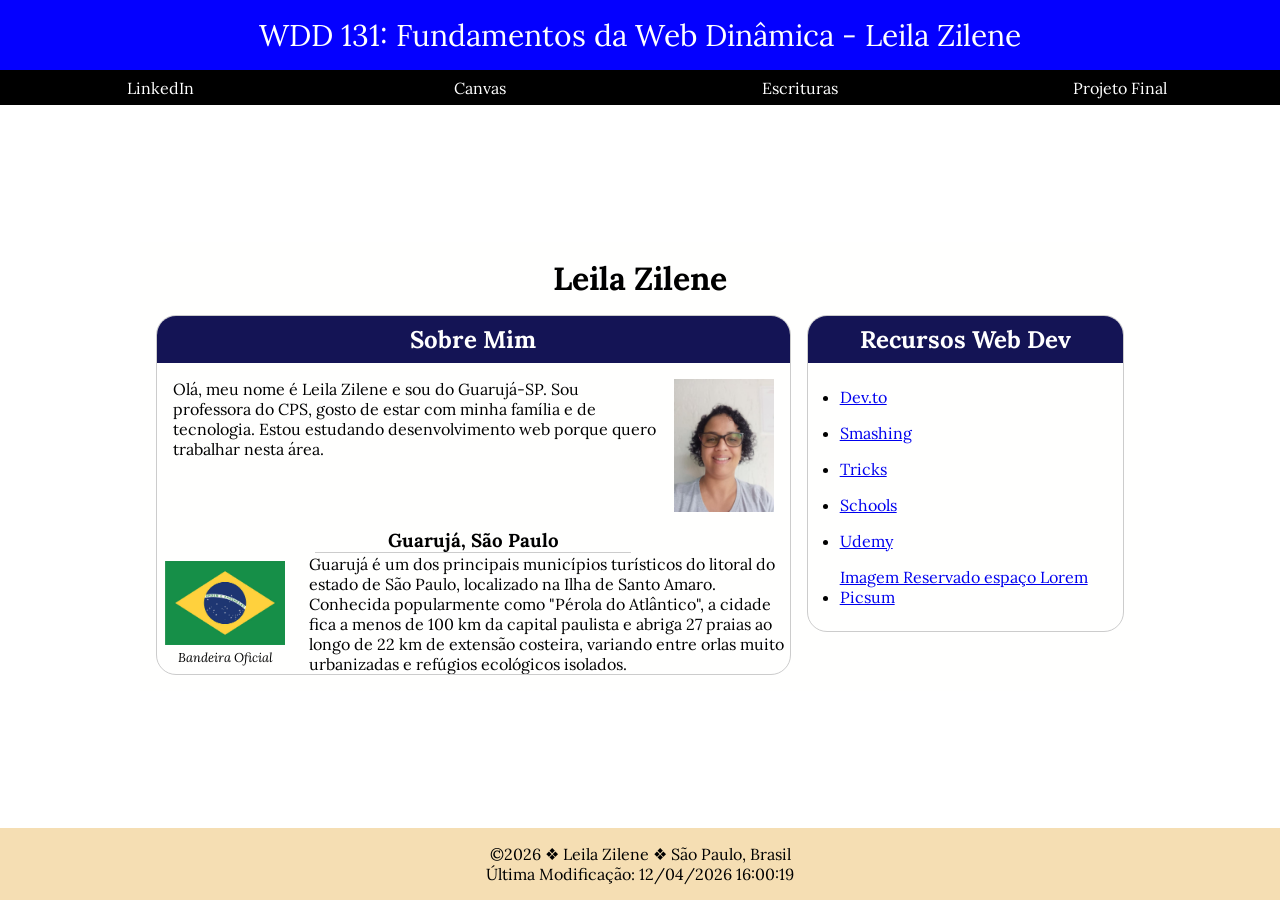
<file: index.html>
<!DOCTYPE html>
<html lang="pt-BR">
    <head>
        <meta charset="UTF-8">
        <meta name="viewport" content="width=device-width, initial-scale=1.0">
        <meta name="description" content="Página inicial de Leila Zilene para o curso WDD 131, contendo uma breve apresentação sobre mim e o que irei estudar nesta disciplina.">
            <meta name="author" content="Leila Zilene">
            <link rel="stylesheet" href="estilos/base.css">
            <script src="scripts/obterdatas.js" defer></script>
            <link rel="preconnect" href="https://fonts.googleapis.com">
            <link rel="preconnect" href="https://fonts.gstatic.com" crossorigin>
            <link href="https://fonts.googleapis.com/css2?family=Lora:ital,wght@0,400..700;1,400..700&display=swap" rel="stylesheet">
            <title>WDD 131 – Fundamentos da Web Dinâmica - Leila Zilene</title>
    </head>
    <body>
        <header>
            <span id="titulo-curso"> WDD 131: Fundamentos da Web Dinâmica - Leila Zilene</span>
            <nav id="menu">
                <a href="https://www.linkedin.com/in/leilazilene/">LinkedIn</a>
                <a href="https://byupw.instructure.com/">Canvas</a>
                <a href="https://www.churchofjesuschrist.org/study/scriptures/bofm/1-ne/3?lang=por&id=p7#p7">Escrituras</a>
                <a href="projeto-final.html">Projeto Final</a>
            </nav>
        </header>  
        <main>
            <h1>Leila Zilene</h1>
            <section class="card">
                <h2>Sobre Mim</h2>
                <div class="apresentacao">
                    <p>Olá, meu nome é Leila Zilene e sou do Guarujá-SP. Sou professora do CPS, gosto de estar com minha família e de tecnologia. Estou estudando desenvolvimento web porque quero trabalhar nesta área.</p>
                    <img src="imagens/perfil.jpeg" alt="Foto de perfil de Leila Zilene">    
                </div>
                <h3>Guarujá, São Paulo</h3> 
                <div class="local">
                    <figure>
                        <img src="imagens/bandeira.jpg" alt="Bandeira do Brasil">
                        <figcaption>
                            Bandeira Oficial
                        </figcaption>
                    </figure>
                    <p>Guarujá é um dos principais municípios turísticos do litoral do estado de São Paulo, localizado na Ilha de Santo Amaro. Conhecida popularmente como "Pérola do Atlântico", a cidade fica a menos de 100 km da capital paulista e abriga 27 praias ao longo de 22 km de extensão costeira, variando entre orlas muito urbanizadas e refúgios ecológicos isolados. </p>              
                </div>
            </section>  
            <section class="card">
                <h2>Recursos Web Dev</h2>
                <ul>
                    <li><a href="https://dev.to/" >Dev.to</a></li>
                    <li><a href="https://www.smashingmagazine.com/">Smashing</a></li>
                    <li><a href="https://css-tricks.com/"> Tricks </a></li>
                    <li><a href="https://www.w3schools.com/"> Schools</a></li>
                    <li><a href="https://www.udemy.com/">Udemy</a></li>
                    <li><a href="https://picsum.photos/">Imagem Reservado espaço Lorem Picsum</a></li>
                </ul>
            </section>
        </main>
        <footer>
            <p>
                ©<span id="anoatual"></span>  ❖ Leila Zilene ❖ São Paulo, Brasil 
            </p>
            <p id="ultimaModificacao">
            </p>      
        </footer>
    </body>

</html>
</file>
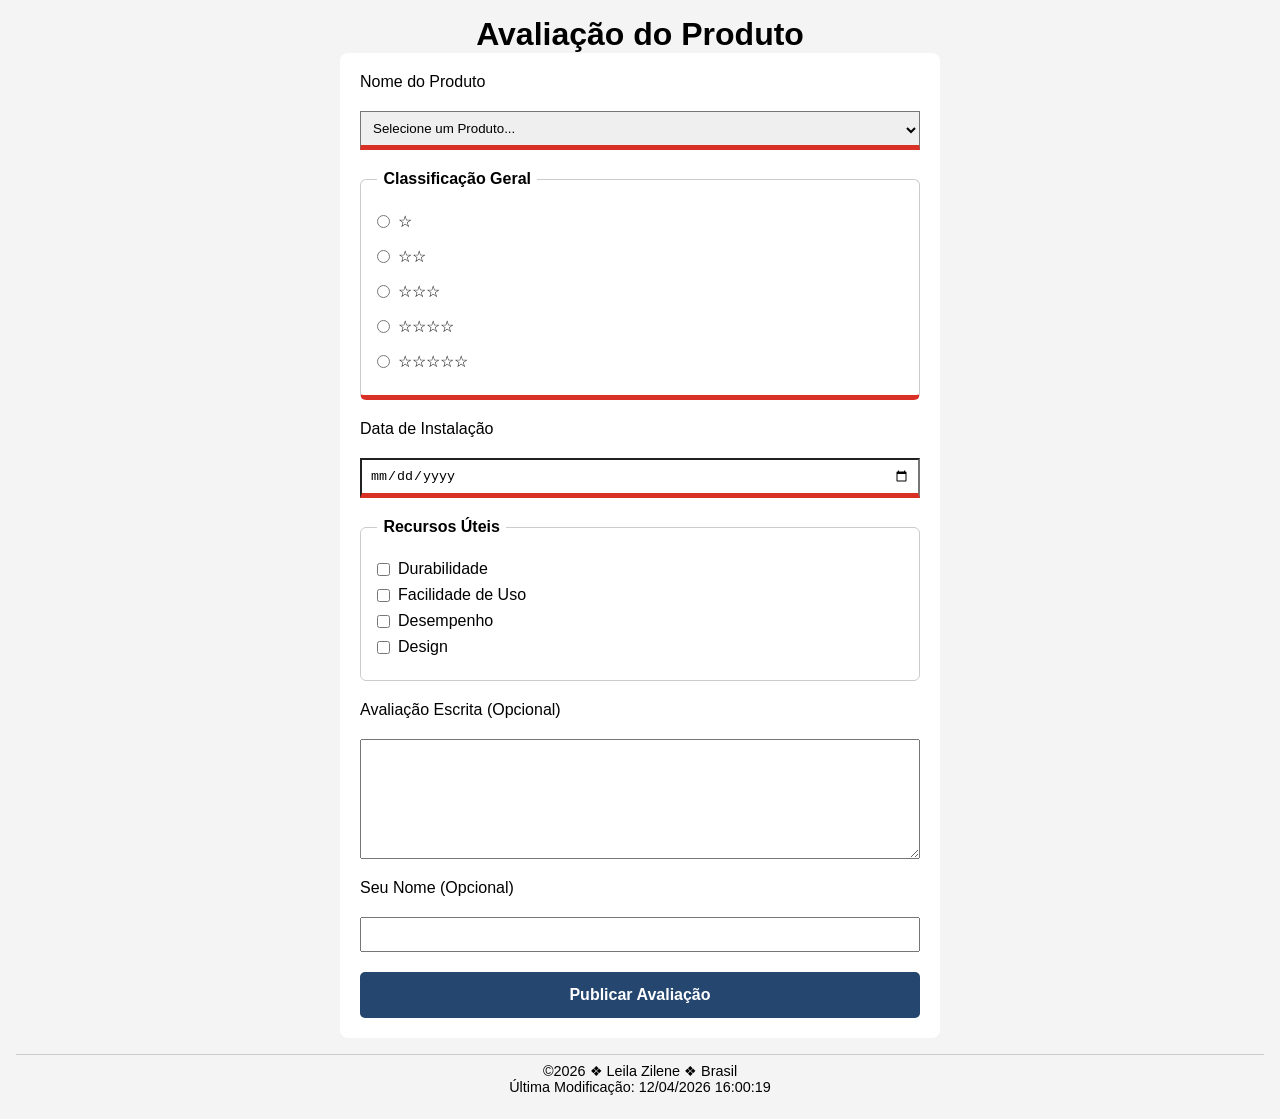
<file: formulario.html>
<!DOCTYPE html>
<html lang="pt-BR">
<head>
    <meta charset="UTF-8">
    <meta name="viewport" content="width=device-width, initial-scale=1.0">
    <meta name="description" content="Formulário de avaliação de produtos para a atividade WDD 131.">
    <meta name="author" content="Leila Zilene">
    <title>Avaliação de Produto</title>
    <link rel="stylesheet" href="estilos/formulario.css">
    <script src="scripts/formulario.js" defer></script>
    <script src="scripts/obterdatas.js" defer></script>
</head>
<body>
    <header>
        <h1>Avaliação do Produto</h1>
    </header>
    <main>
        <form method="get" action="avaliacao.html">
            <label for="produto">Nome do Produto</label>
            <select id="produto" name="produto" required>
                <option value="" disabled selected>Selecione um Produto...</option>
            </select>
            <fieldset class="grupo-classificacao">
                <legend>Classificação Geral</legend>
                <div class="classificacao">
                    <div class="opcao">
                        <input type="radio" id="estrela1" name="classificacao" value="1" required>
                        <label for="estrela1">☆</label>
                    </div>
                    <div class="opcao">
                        <input type="radio" id="estrela2" name="classificacao" value="2" required>
                        <label for="estrela2">☆☆</label>
                    </div>
                    <div class="opcao">
                        <input type="radio" id="estrela3" name="classificacao" value="3" required>
                        <label for="estrela3">☆☆☆</label>
                    </div>
                    <div class="opcao">
                        <input type="radio" id="estrela4" name="classificacao" value="4" required>
                        <label for="estrela4">☆☆☆☆</label>
                    </div>
                    <div class="opcao">
                        <input type="radio" id="estrela5" name="classificacao" value="5" required>
                        <label for="estrela5">☆☆☆☆☆</label>
                    </div>
                </div>
            </fieldset>
            <label for="data-instalacao">Data de Instalação</label>
            <input type="date" id="data-instalacao" name="data-instalacao" required>
            <fieldset>
                <legend>Recursos Úteis</legend>
                <div class="opcao">
                    <input type="checkbox" id="durabilidade" name="recursos" value="durabilidade">
                    <label for="durabilidade">Durabilidade</label>
                </div>
                <div class="opcao">
                    <input type="checkbox" id="facilidade" name="recursos" value="facilidade">
                    <label for="facilidade">Facilidade de Uso</label>
                </div>
                <div class="opcao">
                    <input type="checkbox" id="desempenho" name="recursos" value="desempenho">
                    <label for="desempenho">Desempenho</label>
                </div>
                <div class="opcao">
                    <input type="checkbox" id="design" name="recursos" value="design">
                    <label for="design">Design</label>
                </div>
            </fieldset>
            <label for="avaliacao-escrita">Avaliação Escrita (Opcional)</label>
            <textarea id="avaliacao-escrita" name="avaliacao-escrita"></textarea>
            <label for="nome-usuario">Seu Nome (Opcional)</label>
            <input type="text" id="nome-usuario" name="nome-usuario">
            <input type="submit" value="Publicar Avaliação">
        </form>    
    </main>
    <footer>
        <p>©<span id="anoatual"></span> ❖ Leila Zilene ❖ Brasil</p>
        <p id="ultimaModificacao"></p>
    </footer>
</body>
</html>
</file>
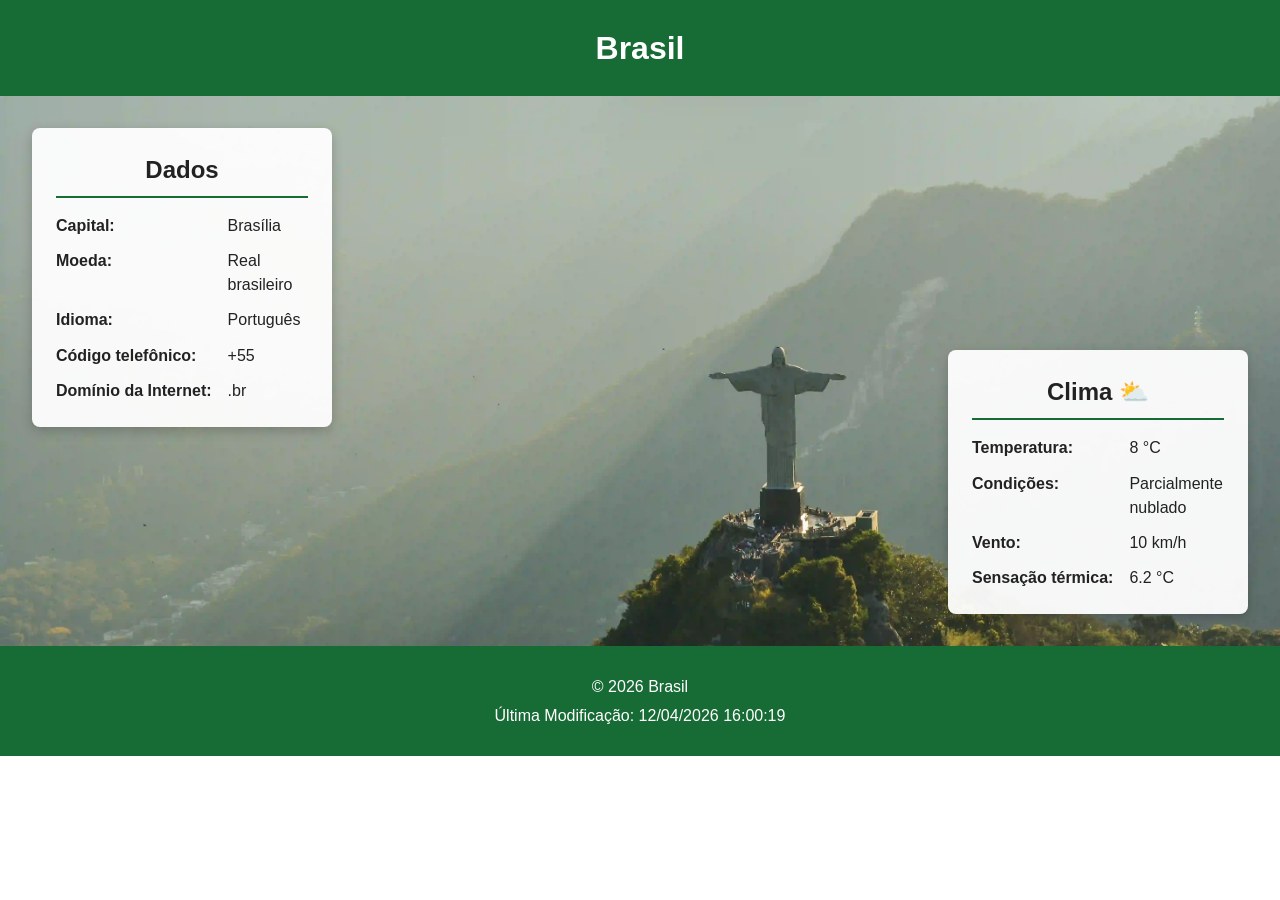
<file: local.html>
<!DOCTYPE html>
<html lang="pt-BR">
<head>
    <meta charset="UTF-8">
    <meta name="viewport" content="width=device-width, initial-scale=1.0">
    <meta name="description" content="Página sobre o Brasil com informações gerais do país e dados climáticos.">
    <meta name="author" content="Leila Zilene">
    <link rel="stylesheet" href="estilos/local.css">
    <script src="scripts/local.js" defer></script>
    <title>Página do País - Brasil</title>
</head>
<body>
    <header>
        <h1>Brasil</h1>
    </header>
    <main>
        <picture>
            <source srcset="imagens/brasil-pequeno.webp" media="(max-width: 500px)">
            <img src="imagens/brasil-grande.webp" alt="Paisagem do Brasil">
        </picture>
        <section class="dados">
            <h2>Dados</h2>
            <dl>
                <dt>Capital:</dt>
                <dd>Brasília</dd>

                <dt>Moeda:</dt>
                <dd>Real brasileiro</dd>

                <dt>Idioma:</dt>
                <dd>Português</dd>

                <dt>Código telefônico:</dt>
                <dd>+55</dd>

                <dt>Domínio da Internet:</dt>
                <dd>.br</dd>
            </dl>
        </section>
        <section class="clima">
            <h2>Clima</h2>

            <img class="icone-clima" src="imagens/clima.svg" alt="Parcialmente nublado">
            
            <dl>
                <dt>Temperatura:</dt>
                <dd>8 °C</dd>

                <dt>Condições:</dt>
                <dd>Parcialmente nublado</dd>

                <dt>Vento:</dt>
                <dd>10 km/h</dd>

                <dt>Sensação térmica:</dt>
                <dd id="sensacao"></dd>

            </dl>
        </section>
    </main>
    <footer>
        <p>© <span id="anoatual"></span> Brasil</p>
        <p id="ultimaModificacao"></p>
    </footer>
</body>
</html>
</file>
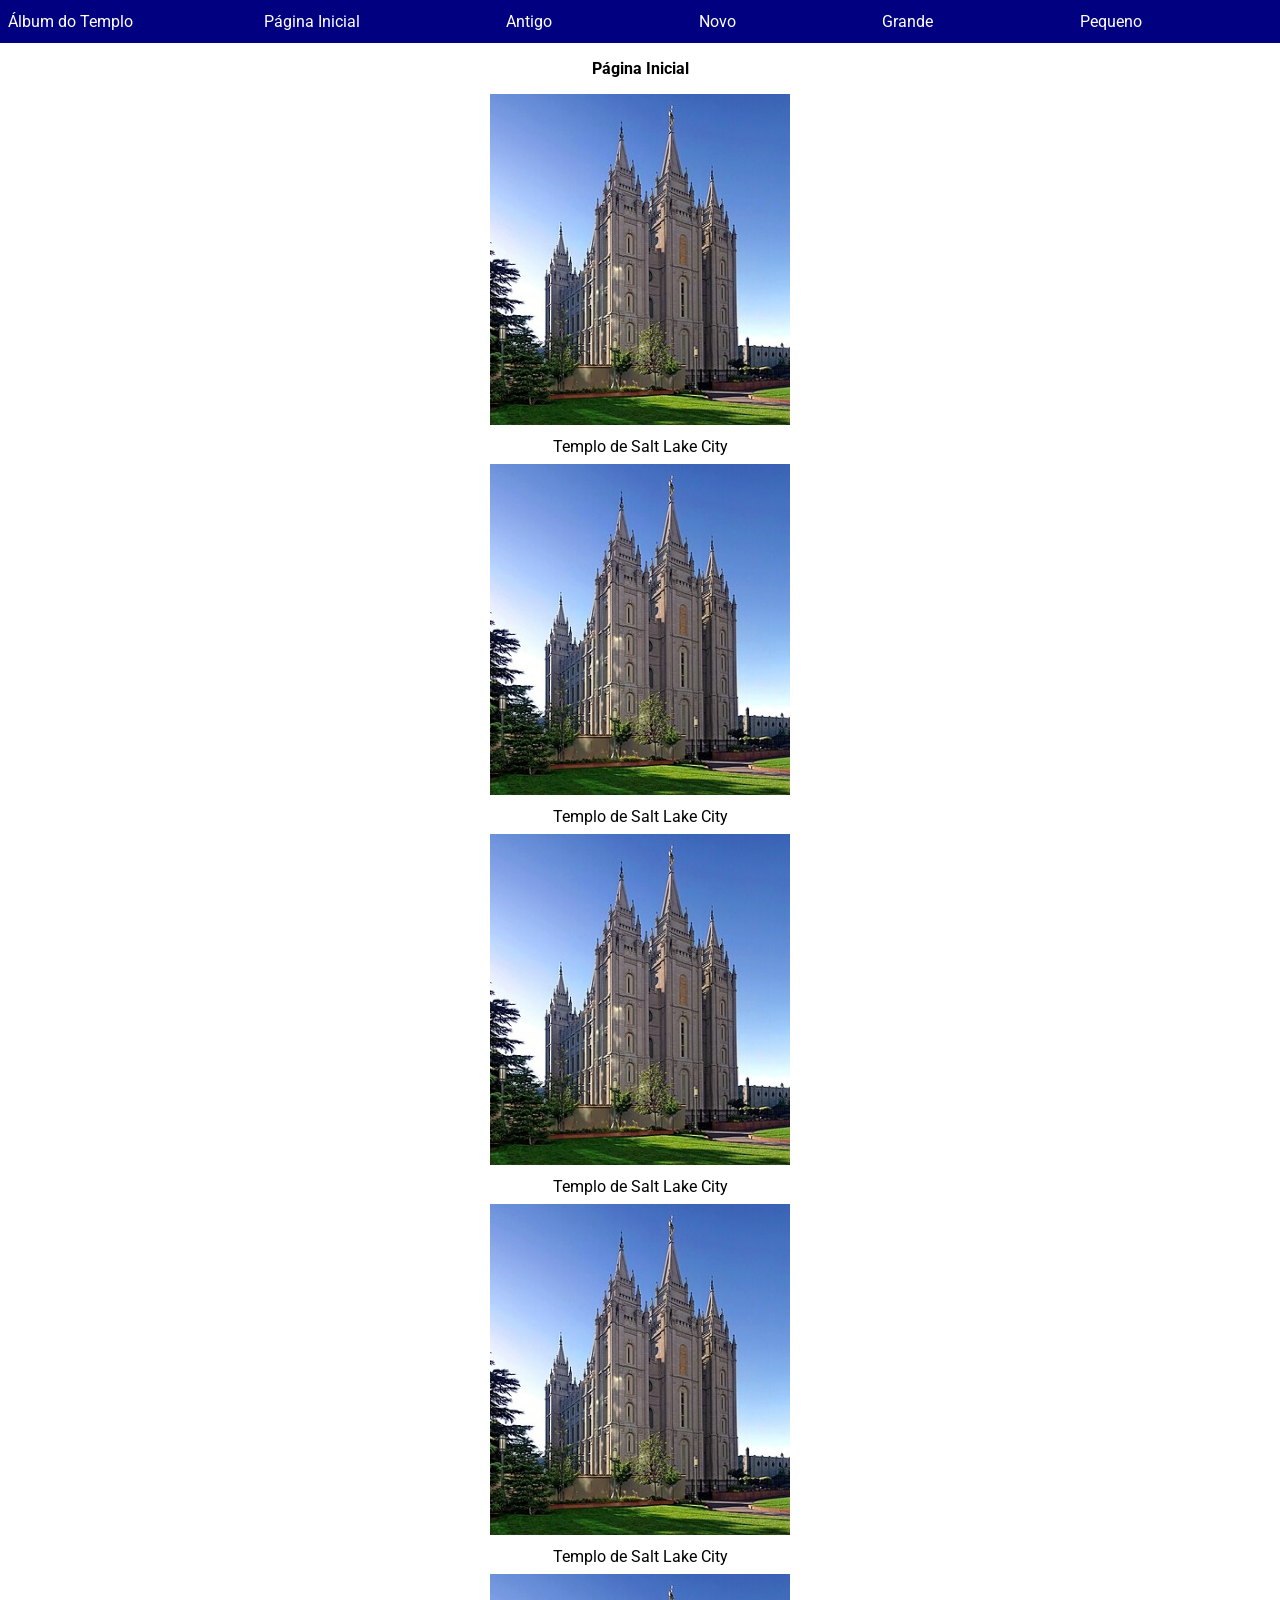
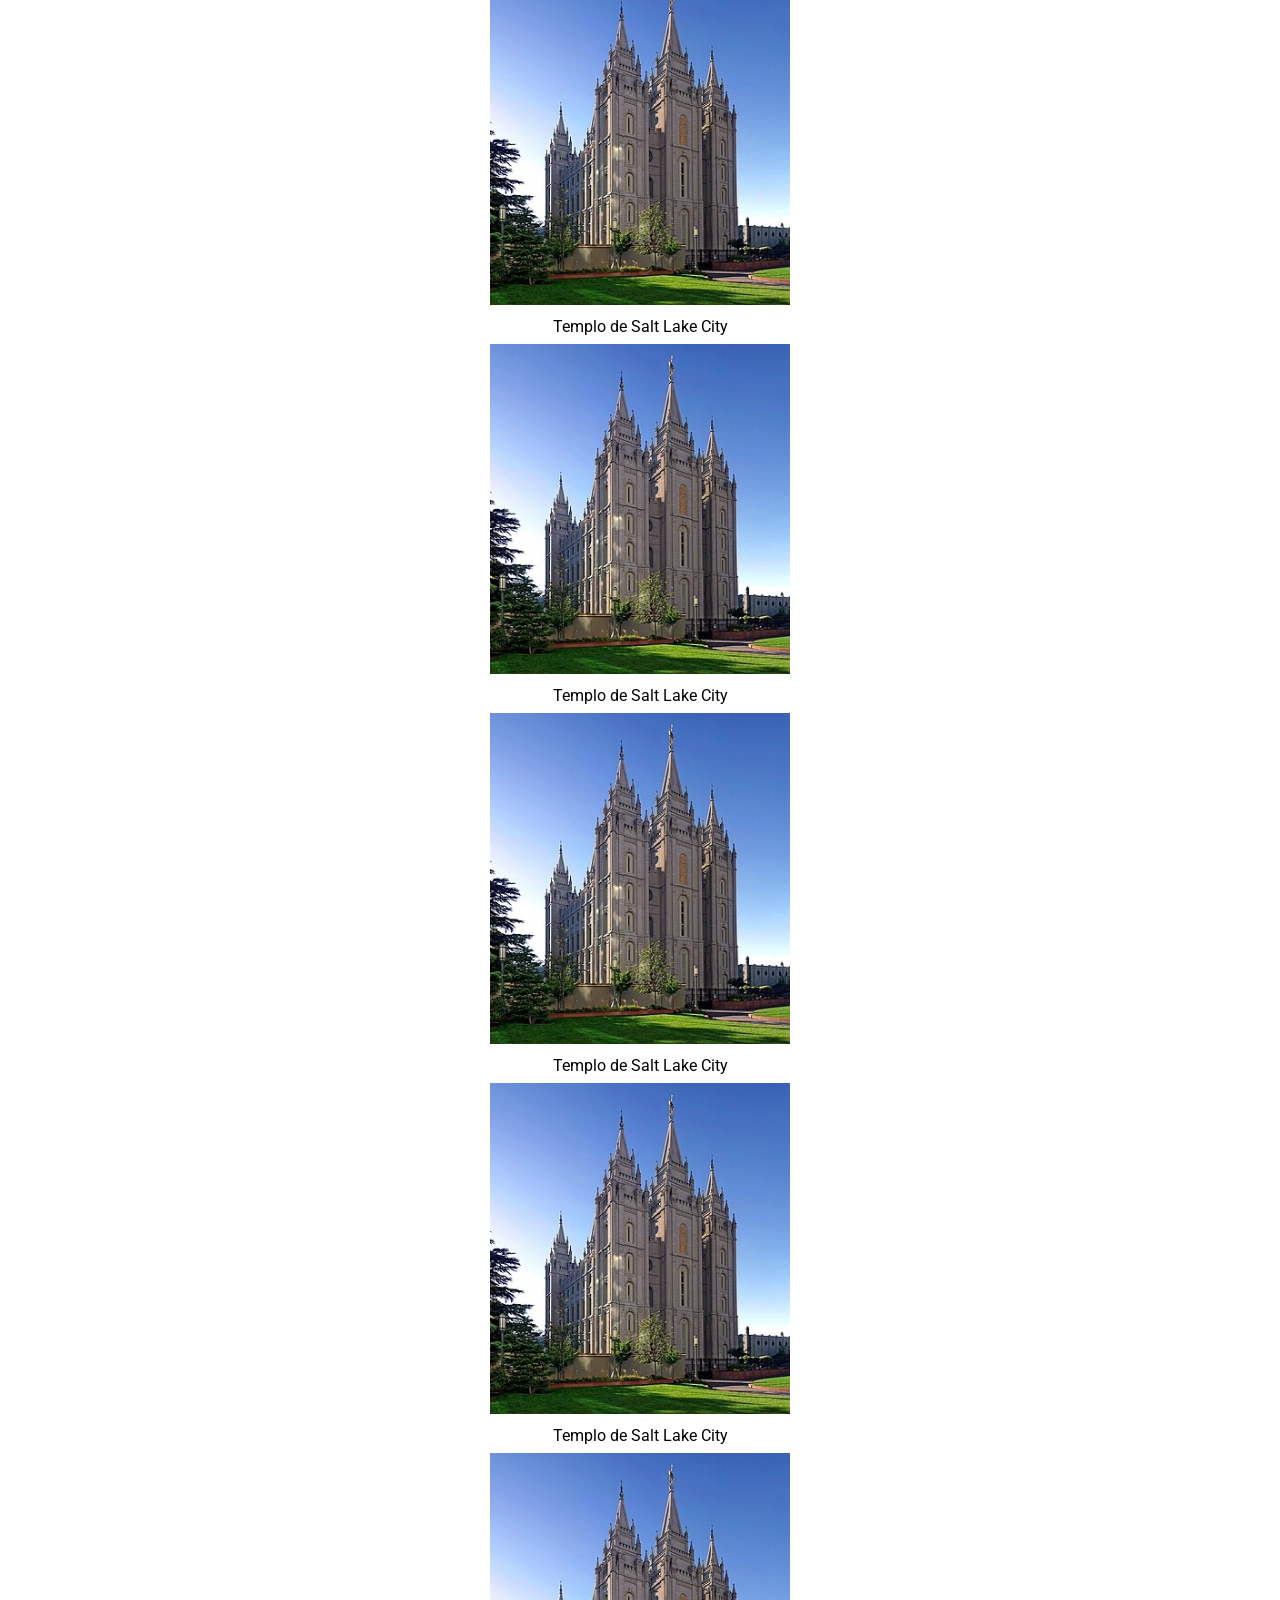
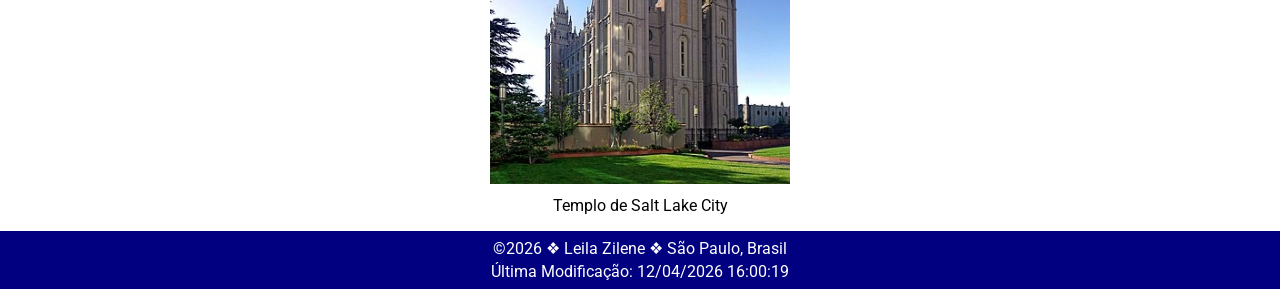
<file: templos.html>
<!DOCTYPE html>
<html lang="pt-BR">
<head>
    <meta charset="UTF-8">
    <meta name="viewport" content="width=device-width, initial-scale=1.0">
    <meta name="description" content="Página inicial de Leila Zilene para o curso WDD 131, mostrando álbuns de imagens do templo.">
    <meta name="author" content="Leila Zilene">
    <link rel="stylesheet" href="estilos/templos.css">
    <link rel="stylesheet" href="estilos/templos-grandes.css">
    <script src="scripts/templos.js" defer></script>
    <script src="scripts/obterdatas.js" defer></script>
    <link rel="preconnect" href="https://fonts.googleapis.com">
    <link rel="preconnect" href="https://fonts.gstatic.com" crossorigin>
    <link href="https://fonts.googleapis.com/css2?family=Lora:ital,wght@0,400..700;1,400..700&family=Roboto:ital,wght@0,100..900;1,100..900&display=swap" rel="stylesheet">
    <title>Álbuns de Imagens do Templo</title>
</head>
<body>
    <header>
        <p>Álbum do Templo</p>
        <button id="menuButton" aria-label="Abrir menu de navegação">☰</button>
        <nav id="menu">
            <ul>
                <li><a href="templos.html">Página Inicial</a></li>
                <li><a href="templos.html">Antigo</a></li>
                <li><a href="templos.html">Novo</a></li>
                <li><a href="templos.html">Grande</a></li>
                <li><a href="templos.html">Pequeno</a></li>
            </ul>
        </nav>
    </header>
    <main>
        <h1>Página Inicial</h1>
        <div class="templos">
                    <figure>
                        <img src="imagens/templo.jpg" alt="Templo de Salt Lake City">
                        <figcaption>
                            Templo de Salt Lake City
                        </figcaption>
                    </figure>
                    <figure>
                        <img src="imagens/templo.jpg" alt="Templo de Salt Lake City" loading="lazy">
                        <figcaption>
                            Templo de Salt Lake City
                        </figcaption>
                    </figure>
                    <figure>
                        <img src="imagens/templo.jpg" alt="Templo de Salt Lake City" loading="lazy">
                        <figcaption>
                            Templo de Salt Lake City
                        </figcaption>
                    </figure>
                    <figure>
                        <img src="imagens/templo.jpg" alt="Templo de Salt Lake City" loading="lazy">
                        <figcaption>
                            Templo de Salt Lake City
                        </figcaption>
                    </figure>
                    <figure>
                        <img src="imagens/templo.jpg" alt="Templo de Salt Lake City" loading="lazy">
                        <figcaption>
                            Templo de Salt Lake City
                        </figcaption>
                    </figure>
                    <figure>
                        <img src="imagens/templo.jpg" alt="Templo de Salt Lake City" loading="lazy">
                        <figcaption>
                            Templo de Salt Lake City
                        </figcaption>
                    </figure>
                    <figure>
                        <img src="imagens/templo.jpg" alt="Templo de Salt Lake City" loading="lazy">
                        <figcaption>
                            Templo de Salt Lake City
                        </figcaption>
                    </figure>
                    <figure>
                        <img src="imagens/templo.jpg" alt="Templo de Salt Lake City" loading="lazy">
                        <figcaption>
                            Templo de Salt Lake City
                        </figcaption>
                    </figure>
                    <figure>
                        <img src="imagens/templo.jpg" alt="Templo de Salt Lake City" loading="lazy">
                        <figcaption>
                            Templo de Salt Lake City
                        </figcaption>
                    </figure>
        </div>
    </main>
    
    <footer>
         <p>
                ©<span id="anoatual"></span>  ❖ Leila Zilene ❖ São Paulo, Brasil 
            </p>
            <p id="ultimaModificacao">
            </p>  
    </footer>
</body>
</html>
</file>
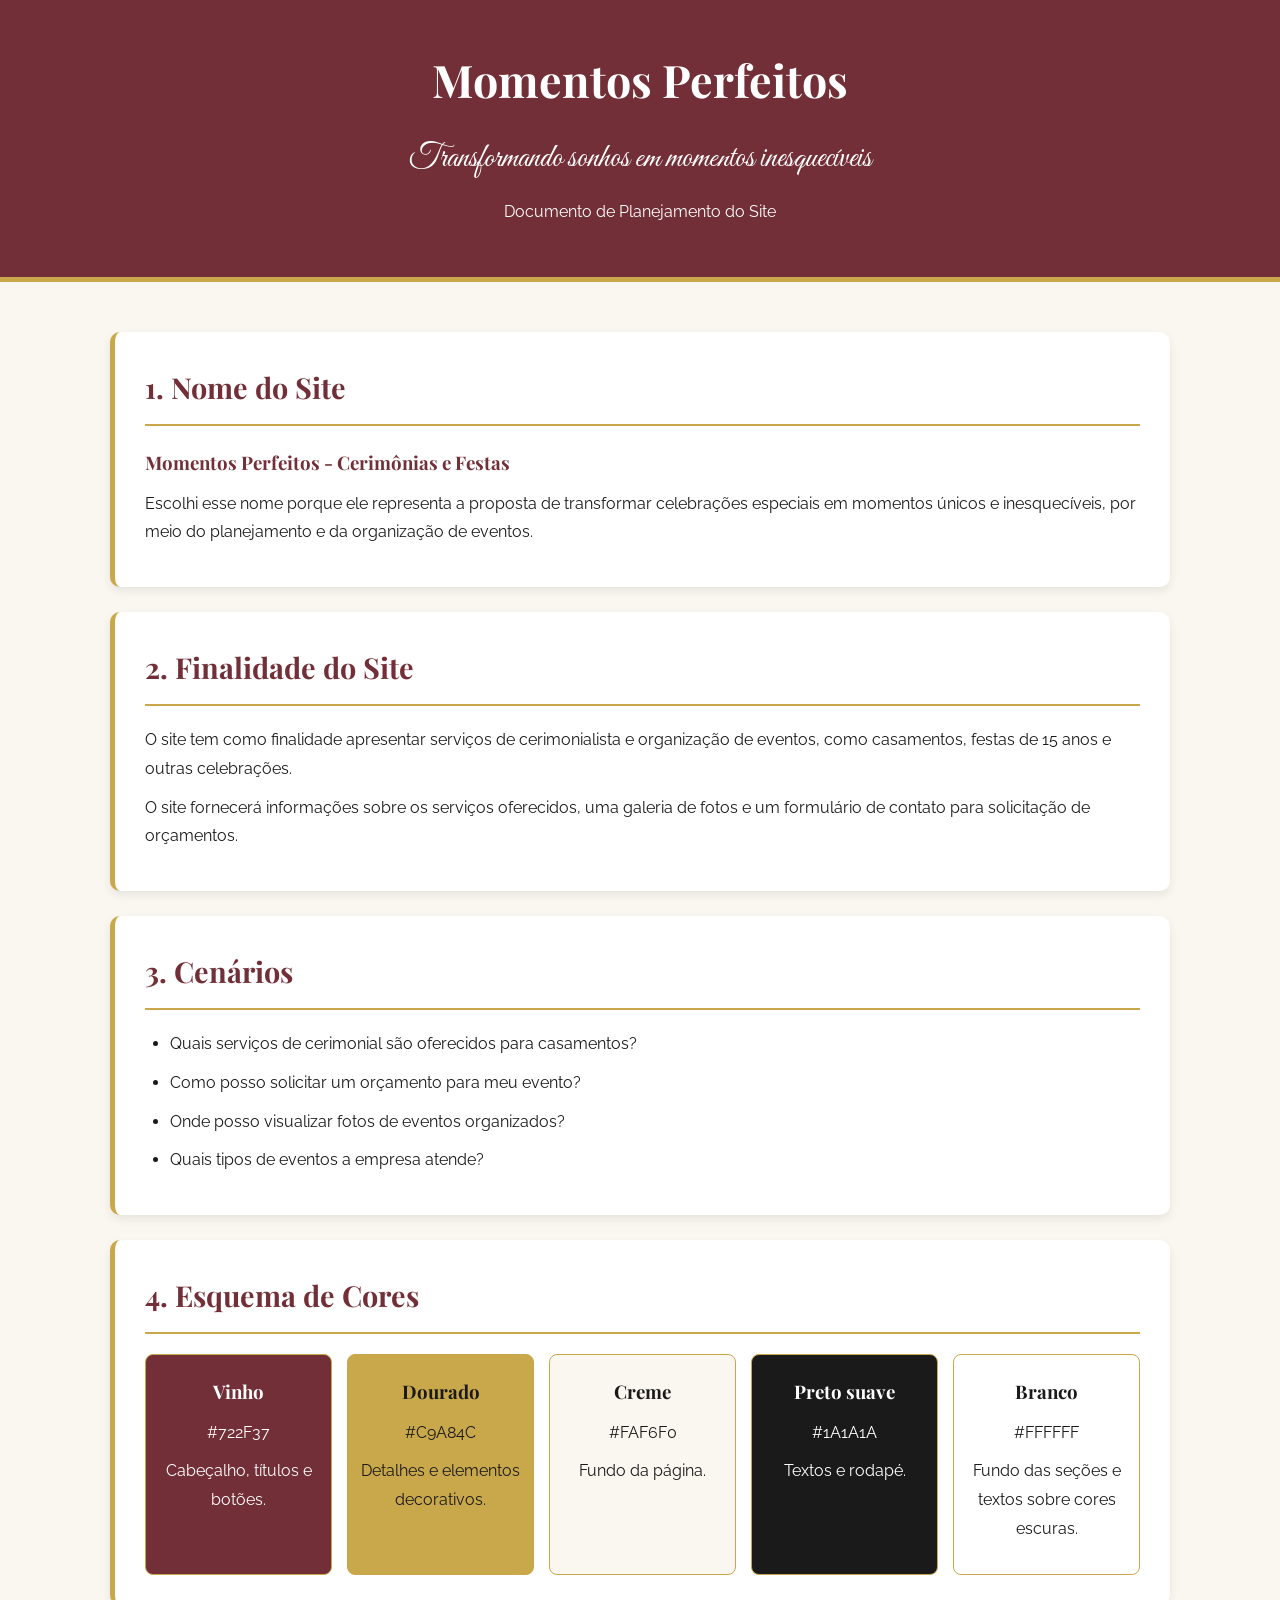
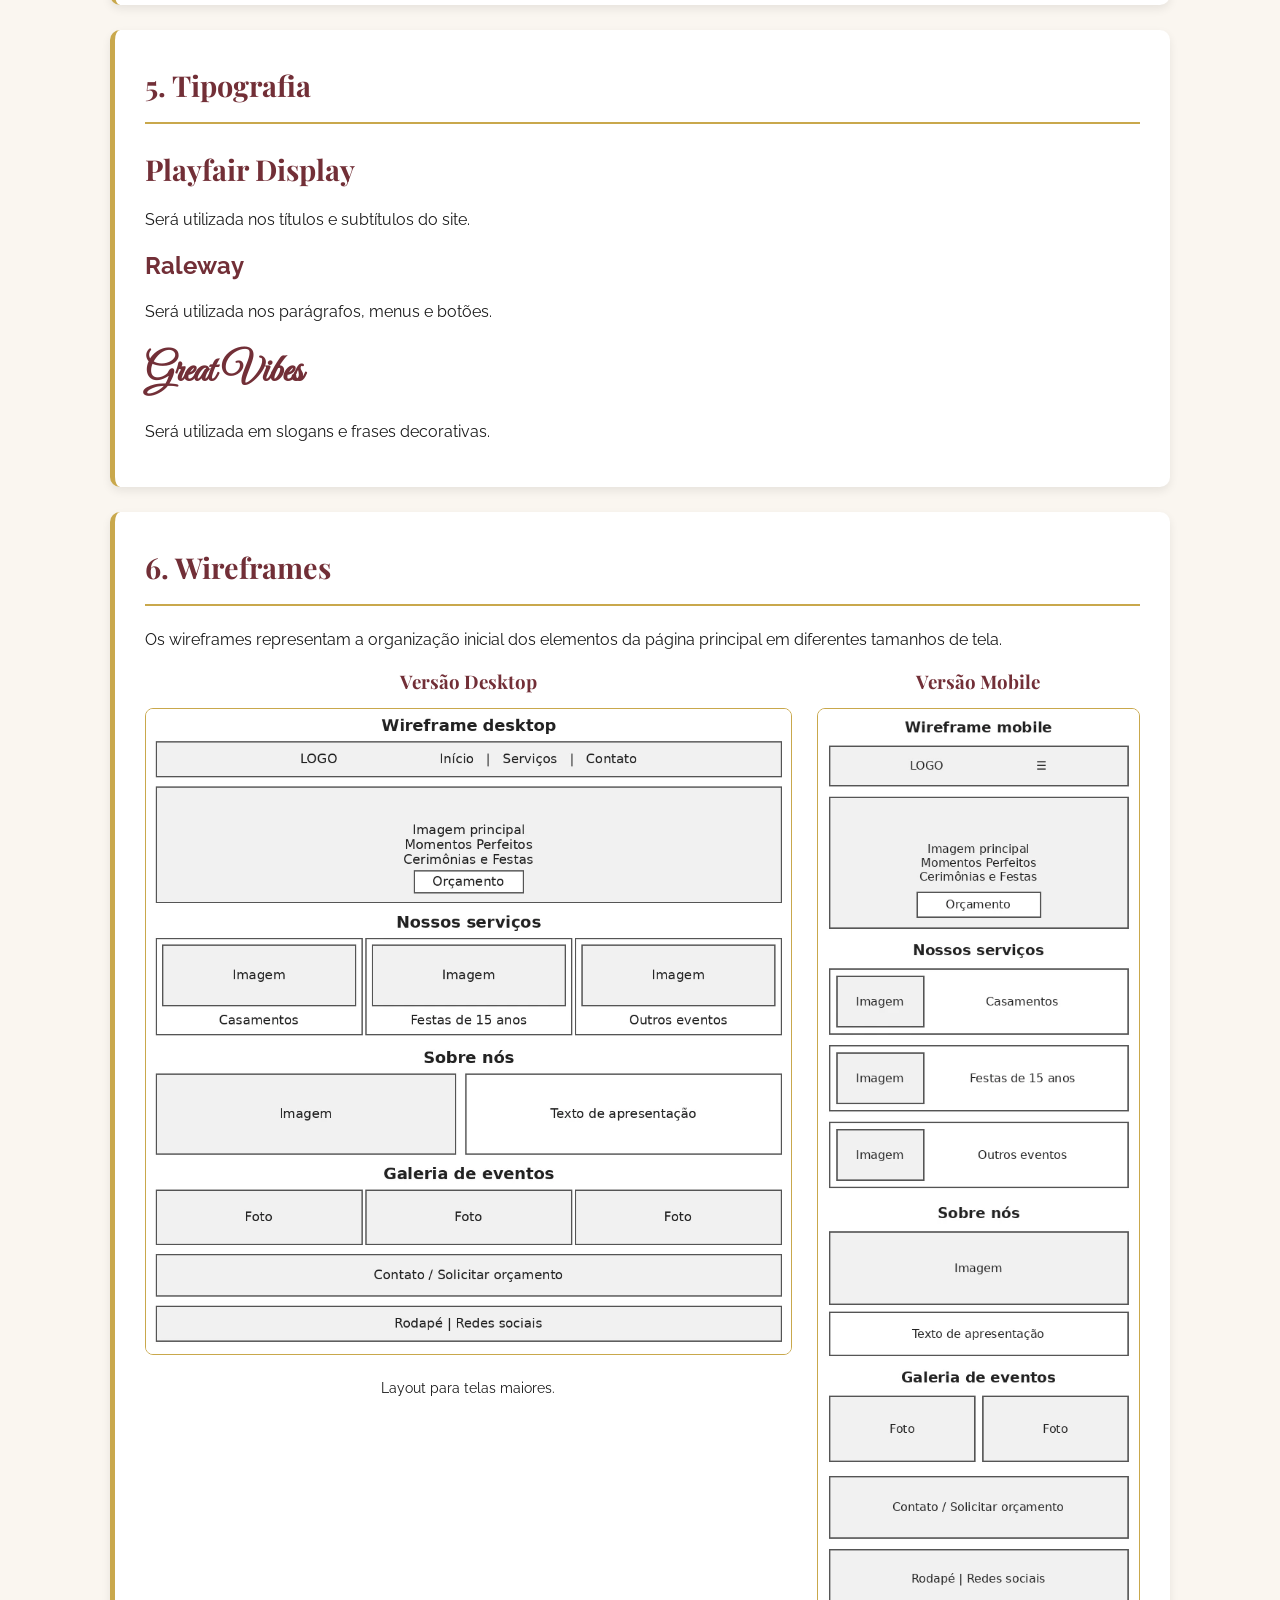
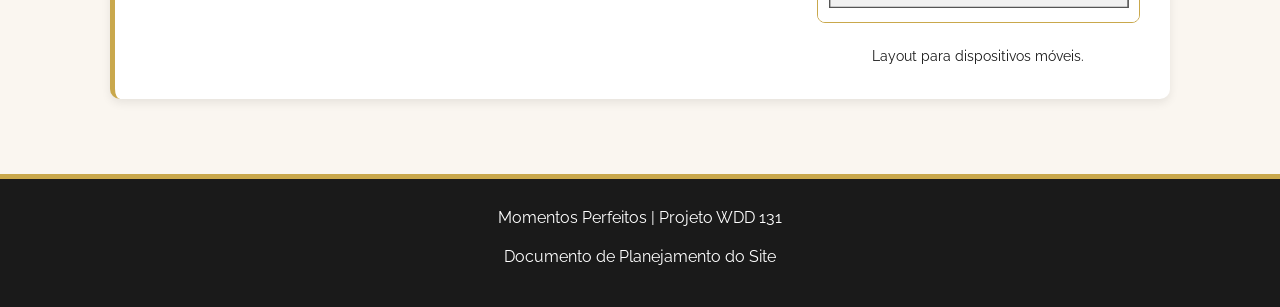
<file: projeto/planejamentodosite.html>
<!DOCTYPE html>
<html lang="pt-BR">
<head>
    <meta charset="UTF-8">
    <meta name="viewport" content="width=device-width, initial-scale=1.0">
    <meta name="description" content="Planejamento do site Momentos Perfeitos, especializado em cerimonial e organização de eventos.">
    <title>Planejamento do Site - Momentos Perfeitos</title>

    <link rel="preconnect" href="https://fonts.googleapis.com">
    <link rel="preconnect" href="https://fonts.gstatic.com" crossorigin>
    <link href="https://fonts.googleapis.com/css2?family=Great+Vibes&family=Playfair+Display:wght@400;700&family=Raleway:wght@400;600&display=swap" rel="stylesheet">

    <link rel="stylesheet" href="estilos/planejamento.css">
</head>
<body>
    <header>
        <h1>Momentos Perfeitos</h1>
        <p class="slogan">Transformando sonhos em momentos inesquecíveis</p>
        <p>Documento de Planejamento do Site</p>
    </header>

    <main>
        <section>
            <h2>1. Nome do Site</h2>
            <h3>Momentos Perfeitos - Cerimônias e Festas</h3>
            <p>
                Escolhi esse nome porque ele representa a proposta de
                transformar celebrações especiais em momentos únicos
                e inesquecíveis, por meio do planejamento e da
                organização de eventos.
            </p>
        </section>

        <section>
            <h2>2. Finalidade do Site</h2>
            <p>
                O site tem como finalidade apresentar serviços de
                cerimonialista e organização de eventos, como
                casamentos, festas de 15 anos e outras celebrações.
            </p>
            <p>
                O site fornecerá informações sobre os serviços
                oferecidos, uma galeria de fotos e um formulário
                de contato para solicitação de orçamentos.
            </p>
        </section>

        <section>
            <h2>3. Cenários</h2>
            <ul>
                <li>Quais serviços de cerimonial são oferecidos para casamentos?</li>
                <li>Como posso solicitar um orçamento para meu evento?</li>
                <li>Onde posso visualizar fotos de eventos organizados?</li>
                <li>Quais tipos de eventos a empresa atende?</li>
            </ul>
        </section>

        <section>
            <h2>4. Esquema de Cores</h2>

            <div class="paleta">
                <div class="cor vinho">
                    <h3>Vinho</h3>
                    <p>#722F37</p>
                    <p>Cabeçalho, títulos e botões.</p>
                </div>

                <div class="cor dourado">
                    <h3>Dourado</h3>
                    <p>#C9A84C</p>
                    <p>Detalhes e elementos decorativos.</p>
                </div>

                <div class="cor creme">
                    <h3>Creme</h3>
                    <p>#FAF6F0</p>
                    <p>Fundo da página.</p>
                </div>

                <div class="cor preto">
                    <h3>Preto suave</h3>
                    <p>#1A1A1A</p>
                    <p>Textos e rodapé.</p>
                </div>

                <div class="cor branco">
                    <h3>Branco</h3>
                    <p>#FFFFFF</p>
                    <p>Fundo das seções e textos sobre cores escuras.</p>
                </div>
            </div>
        </section>

        <section>
            <h2>5. Tipografia</h2>

            <h3 class="fonte-titulo">Playfair Display</h3>
            <p>Será utilizada nos títulos e subtítulos do site.</p>

            <h3 class="fonte-texto">Raleway</h3>
            <p>Será utilizada nos parágrafos, menus e botões.</p>

            <h3 class="fonte-decorativa">Great Vibes</h3>
            <p>Será utilizada em slogans e frases decorativas.</p>
        </section>

        <section>
            <h2>6. Wireframes</h2>
            <p>
                Os wireframes representam a organização inicial
                dos elementos da página principal em diferentes
                tamanhos de tela.
            </p>

            <div class="wireframes">
                <figure>
                    <h3>Versão Desktop</h3>
                    <img src="imagens/wireframe-desktop.webp"
                         alt="Wireframe da página inicial para computadores"
                         loading="lazy">
                    <figcaption>Layout para telas maiores.</figcaption>
                </figure>

                <figure>
                    <h3>Versão Mobile</h3>
                    <img src="imagens/wireframe-mobile.webp"
                         alt="Wireframe da página inicial para celulares"
                         loading="lazy">
                    <figcaption>Layout para dispositivos móveis.</figcaption>
                </figure>
            </div>
        </section>
    </main>

    <footer>
        <p>Momentos Perfeitos | Projeto WDD 131</p>
        <p>Documento de Planejamento do Site</p>
    </footer>
</body>
</html>
</file>
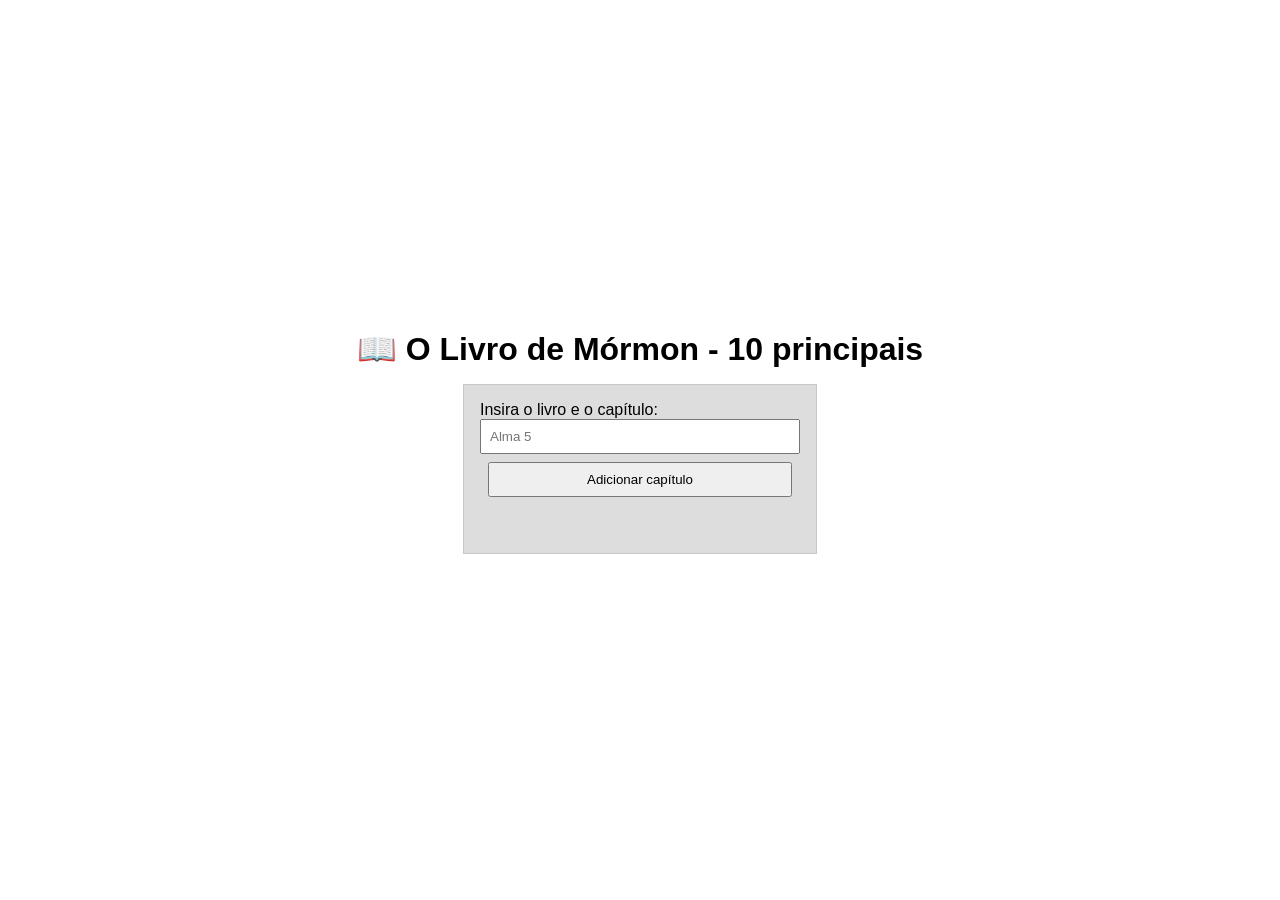
<file: semana02/bom.html>
<!DOCTYPE html>
<html lang="en">
<head>
    <meta charset="UTF-8">
    <meta name="viewport" content="width=device-width, initial-scale=1.0">
    <meta name="description" content="Página que exibe as escrituras que podem ser excluidas">
    <meta name="author" content="José Tartanhar Costa da Silva">
    <link rel="stylesheet" href="estilos/bom.css">
    <script src="scripts/bom.js" defer></script>
    <title>Capitulos do Livro de Mórmon</title>

</head>
<body>
    <h1>📖 O Livro de Mórmon - 10 principais</h1>
    <main>
	    <label for="favchap">Insira o livro e o capítulo: </label>
	    <input type="text" id="favchap" placeholder="Alma 5">
	    <button type="submit">Adicionar capítulo</button>
        <ul id="list"></ul>
    </main>
    
</body>
</html>
</file>
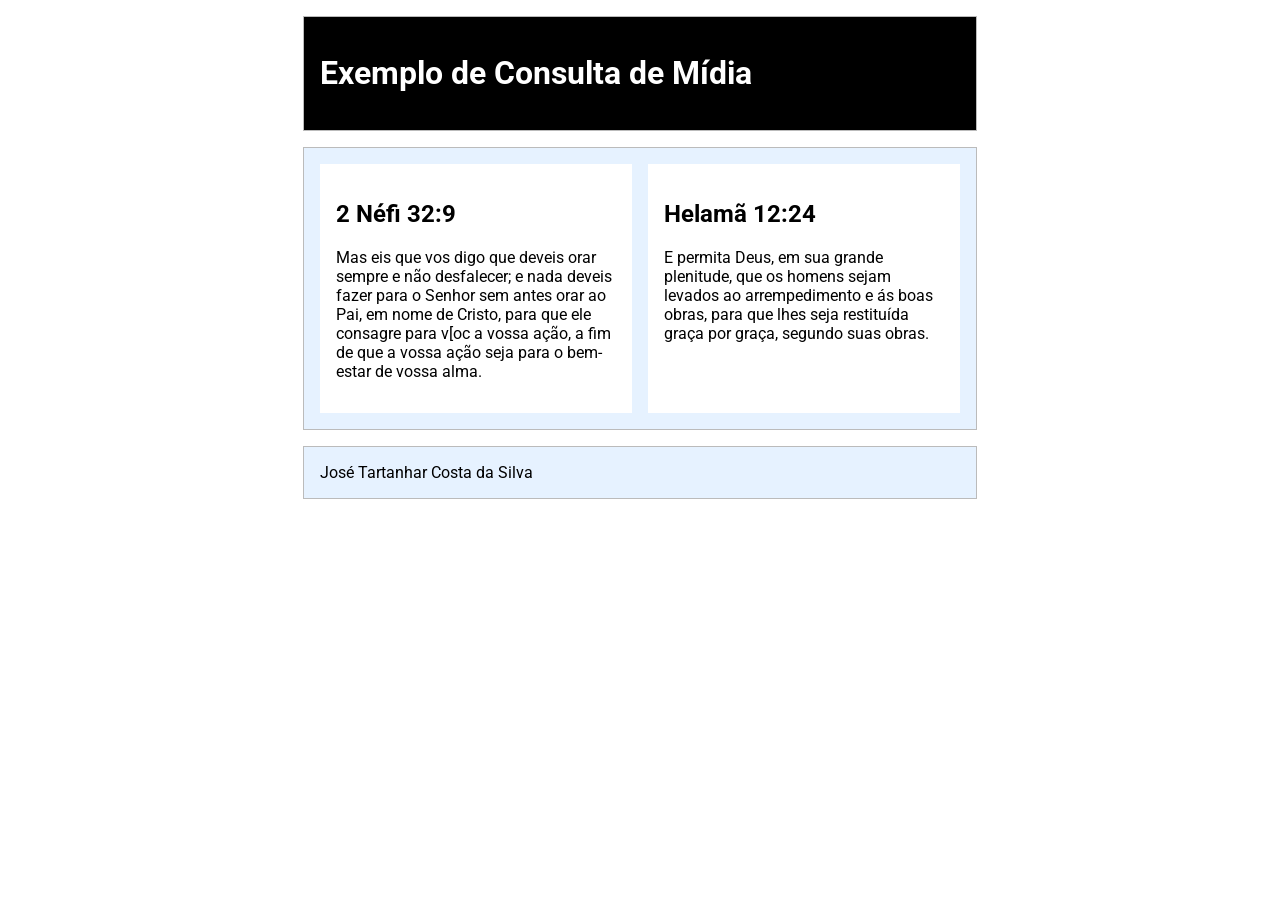
<file: semana02/consulta-de-midia.html>
<!DOCTYPE html>
<html lang="en">
<head>
    <meta charset="UTF-8">
    <meta name="viewport" content="width=device-width, initial-scale=1.0">
    <title>WDD 131 - Exemplo de Consulta de Mídia</title>
    <meta name="description" content="Página de exemplo da atividade de aprendizagem sobre consulta de mídia.">
    <meta name="author" content="José Tartanhar Costa da Silva">
    <link rel="preconnect" href="https://fonts.googleapis.com">
    <link rel="preconnect" href="https://fonts.gstatic.com" crossorigi>
    <link href="https://fonts.googleapis.com/css2?family=Roboto&display=swap" rel="stylesheet">
    <link rel="stylesheet" href="estilos/consulta-de-midia.css">
    <link rel="stylesheet" href="estilos/consulta-de-midia-grande.css">

</head>
<body>
    <header>
        <h1>Exemplo de Consulta de Mídia</h1>
    </header>
    <main>
        <section>
            <h2>2 Néfi 32:9</h2>
            <p>Mas eis que vos digo que deveis orar sempre e não desfalecer; e nada deveis fazer para o Senhor sem antes orar ao Pai, em nome de Cristo, para que ele consagre para v[oc a vossa ação, a fim de que a vossa ação seja para o bem-estar de vossa alma. </p>
        </section>
        <section>
            <h2>Helamã 12:24</h2>
            <p>E permita Deus, em sua grande plenitude, que os homens sejam levados ao arrempedimento e ás boas obras, para que lhes seja restituída graça por graça, segundo suas obras.</p>
        </section>
    </main>
    <footer>
        José Tartanhar Costa da  Silva
    </footer>
</body>
</html>
</file>
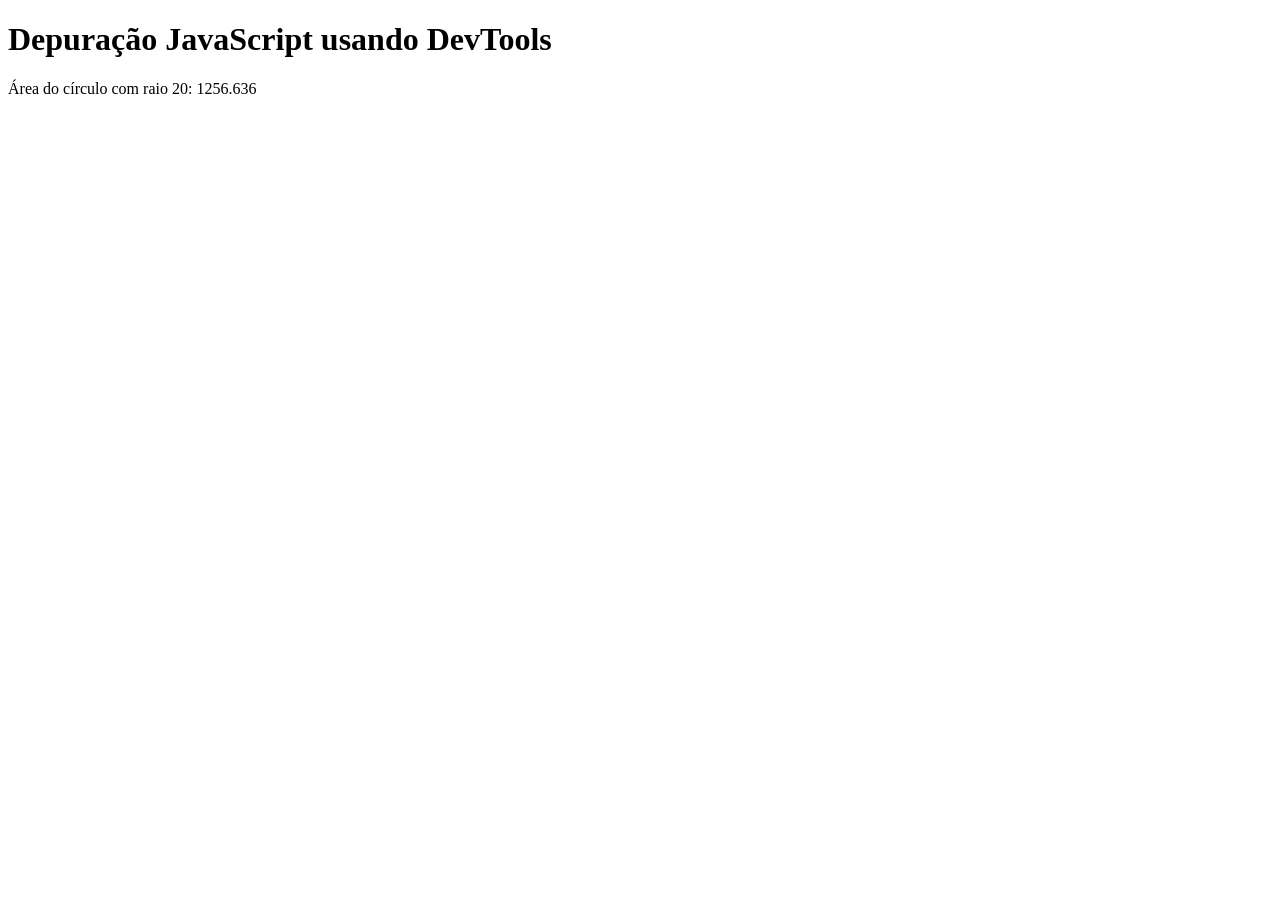
<file: semana02/depuracao.html>
<!DOCTYPE html>
<html lang="en">
<head>
    <meta charset="UTF-8">
    <meta name="viewport" content="width=device-width, initial-scale=1.0">
    <script src="scripts/depuracao.js" defer></script>
    <title>Document</title>
</head>
<body>
    <h1>Depuração JavaScript usando DevTools</h1>
    <p>Área do círculo com raio <span id="raio"></span>: <span id="area"></span></p>
</body>
</html>
</file>
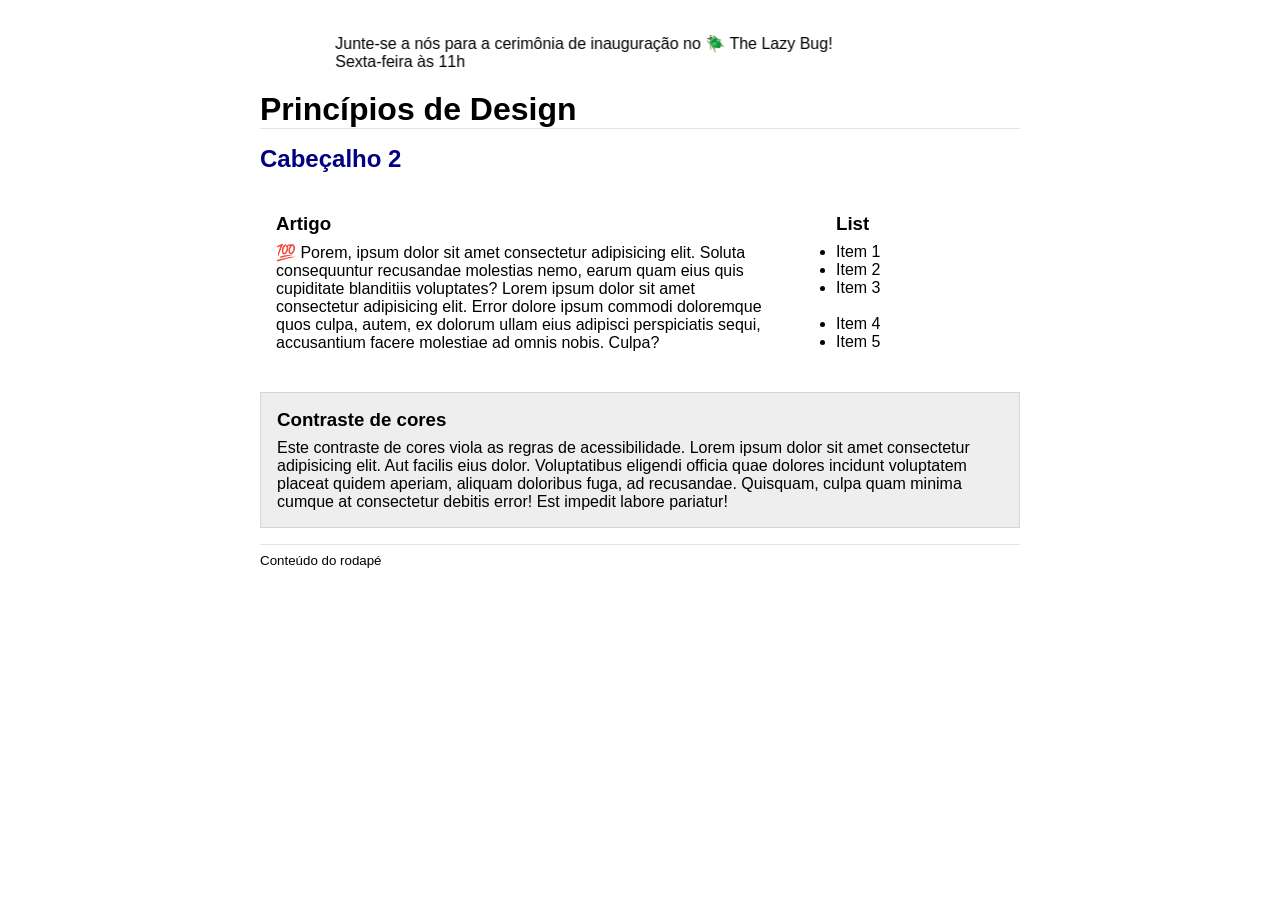
<file: semana03/design.html>
<!DOCTYPE html>
<html lang="en">
<head>
    <meta charset="UTF-8">
    <meta name="viewport" content="width=device-width, initial-scale=1.0">
    <link rel="stylesheet" href="estilos/design.css">
    <title>Document</title>
</head>
<body>
    <header>
	<marquee behavior="alternate" direction="right"><br>Junte-se a nós para a cerimônia de inauguração no 🪲 The Lazy Bug!<br>Sexta-feira às 11h</marquee>
	<h1>Princípios de Design</h1>
</header>
<main>
	<h2>Cabeçalho 2</h2>
	<section>
		<h3>Artigo</h3>
		<article>
			<p>💯 Porem, ipsum dolor sit amet consectetur adipisicing elit. Soluta consequuntur recusandae molestias nemo, earum quam eius quis cupiditate blanditiis voluptates? Lorem ipsum dolor sit amet consectetur adipisicing elit. Error dolore ipsum commodi doloremque quos culpa, autem, ex dolorum ullam eius adipisci perspiciatis sequi, accusantium facere molestiae ad omnis nobis. Culpa?</p>
		</article>
	</section>
	<section>
		<h3>List</h3>
		<ul>
			<li>Item 1</li>
			<li>Item 2</li>
			<li>Item 3<br><br></li>
			<li>Item 4</li>
			<li>Item 5</li>
		</ul>
	</section>
	<div class="callout">
		<h3>Contraste de cores</h3>
		<p>Este contraste de cores viola as regras de acessibilidade. Lorem ipsum dolor sit amet consectetur adipisicing elit. Aut facilis eius dolor. Voluptatibus eligendi officia quae dolores incidunt voluptatem placeat quidem aperiam, aliquam doloribus fuga, ad recusandae. Quisquam, culpa quam minima cumque at consectetur debitis error! Est impedit labore pariatur!</p>
	</div>
</main>
<footer>
	Conteúdo do rodapé
</footer>
</body>
</html>
</file>
<file: estilos/base.css>
*{
    margin: 0;
    padding: 0;
    box-sizing: border-box;
}

body {
  display: grid;
  min-height: 100vh;
  grid-template: auto 1fr auto / 1fr;
  font-family: "Lora", serif;
}

#menu {
display: flex;
justify-content: space-evenly;
background: black;
color:white;
}

#menu a {
    flex: 1;
    display: flex;
    justify-content: center;
    align-items: center;
    height: 35px;
    text-decoration: none;
    color: white;
}

#menu a:hover {
    background-color:rgb(124, 124, 122);
}

header {
  background: rgb(4, 0, 255);
  color: white;
}

#titulo-curso {
    display: block;
    margin: 0;
    font-size: 30px;
    font-weight: normal;
    color: rgb(255, 255, 255);
    text-align: center;
    padding: 1rem;
}

main {
  display: grid;  
  background: rgb(255, 255, 254);
  grid-template-columns: 2fr 1fr;
  padding: 1rem;
  gap: 1rem;
  max-width: 1000px;
  margin: auto;
  align-items: start;
}

main h1 {
    grid-column: 1 / 3;
    text-align: center;    
}

.card {
    border: 1px solid #ccc;
    border-radius: 20px;
    overflow: hidden;
}

.card h2 {
    text-align: center;
    background-color: rgb(20, 20, 85);
    color: white;
    margin: 0;
    padding: 0.5rem;
}

.apresentacao img {
    width: 100px;
    height: auto;
}

.apresentacao p {
    flex: 1;
}

.card figure {
    display: flex;
    flex-direction: column;
    align-items: center;
    gap: 0.25rem;
    padding: 0.5rem;
    margin: 0;
}

.card figure img {
    width: 120px;
    height: auto;
}

.card ul {
    padding: 1rem 2rem;
}

.card ul a {
    display: inline-block;
    padding: 0.5rem 0;
}

.card h3 {
    text-align: center;
    border-bottom: 1px solid #ccc;
    width: 50%;
    margin: 0 auto;
}

.card figcaption {
    font-size: 0.8rem;
    font-style: italic;
}

.apresentacao {
    display: flex;
    justify-content: space-between;
    padding: 1rem;
    gap: 1rem;
}

.local {
    display: flex;
    align-items:center;
    gap: 1rem;
}

.local p {
    flex: 1;
}

footer {
  background: wheat;
  padding: 1rem;
  text-align: center; 
}
</file>
<file: estilos/formulario.css>
*{
    margin: 0;
    padding: 0;
    box-sizing: border-box;
}

body {
    font-family: Arial, sans-serif;
    background-color: #f4f4f4;
    padding: 1rem;
}

header {
    max-width: 600px;
    margin: 0 auto;
}

main {
    max-width: 600px;
    margin: 0 auto;
}

header h1 {
    text-align: center;
}

form {
    display: grid;
    gap: 1.25rem;
    background-color: #ffffff;
    padding: 1.25rem;
    border-radius: 8px;
}

select,
input[type="date"],
input[type="text"],
textarea{
    width: 100%;
    padding: 0.5rem;
}

textarea {
    min-height: 120px;
    resize: vertical;
}

fieldset {
    padding: 1rem;
    border: 1px solid #ccc;
    border-radius: 6px;
}

legend {
    font-weight: bold;
    padding: 0 0.4rem;
}

.opcao {
    display: flex;
    align-items: center;
    gap: 0.5rem;
    margin: 0.5rem 0;
}

.classificacao {
    display: flex;
    flex-direction: column;
    
}

input[type="submit"] {
    width: 100%;
    min-height: 46px;
    padding: 0.75rem;
    background-color: #24466f;
    color: #fff;
    border: none;
    border-radius: 5px;
    font-size: 1rem;
    font-weight: bold;
    cursor: pointer;
}

input[type="submit"]:hover {
    background-color: #142840;
}

select:focus,
input:focus,
textarea:focus{
    outline: 3px solid #2f6fdb;
    outline-offset: 2px;
}

input:required:valid,
select:required:valid {
    border-bottom: 5px solid #188038;
}

input:required:invalid,
select:required:invalid {
    border-bottom: 5px solid #d93025;
}

.grupo-classificacao:not(:has(input[type="radio"]:checked)) {
    border-bottom: 5px solid #d93025;
}

.grupo-classificacao:has(input[type="radio"]:checked) {
    border-bottom: 5px solid #188038;
}

footer {
    
    text-align: center;
    margin: 1rem auto 0 ;
    padding: 0.5rem 0;
    font-size: 0.9rem;
    border-top: 1px solid #ccc;
}
 footer p {
    margin: 0;
 }

@media (max-width: 600px) {
    body {
        padding: 0.75rem;
    }

    main {
        padding: 1rem;
    }

    header h1 {
        font-size: 1.6rem;
    }

    .confirmacao {
        margin-top: 1.5rem;
        padding: 1.25rem;
    }

    .botao-voltar {
        width: 100%;
    }
}

.confirmacao {
    max-width: 500px;
    margin: 2rem auto 0;
    padding: 2rem;
    background-color: #ffffff;
    border-radius: 8px;
    text-align: center;
}

.confirmacao h1 {
    margin-bottom: 0.75rem;
}

.confirmacao p {
    margin: 0.5rem 0;
}

.botao-voltar {
    display: block;
    margin-top: 1.5rem;
    padding: 0.75rem;
    background-color: #24466f;
    color: white;
    text-decoration: none;
    border-radius: 5px;
    font-weight: bold;
}

.botao-voltar:hover {
    background-color: #183451;
}
</file>
<file: estilos/local.css>
:root {
    --cor-principal: #176b35;
    --cor-secundaria: #f4c542;
    --cor-texto-claro: #ffffff;
    --cor-texto-escuro: #222222;
}

* {
    margin: 0;
    padding: 0;
    box-sizing: border-box;
}

body {
    font-family: Arial, sans-serif;
    color: var(--cor-texto-escuro);
    line-height: 1.5;
}

header {
    background-color: var(--cor-principal);
    color: var(--cor-texto-claro);
    text-align: center;
    padding: 1.5rem;
}

main {
    width: 100%;
}

picture img {
    display: block;
    width: 100%;
    height: auto;
}

.dados, .clima {
    padding: 1.5rem;
    margin: 1rem;
    background-color: #f5f5f5;
    border-radius: 8px;
}

.dados h2, .clima h2 {
    text-align: center;
    margin-bottom: 1rem;
    padding-bottom: 0.5rem;
    border-bottom: 2px solid var(--cor-principal);
}

.dados dl, .clima dl {
    display: grid;
    grid-template-columns: auto 1fr;
    gap: 0.7rem 1rem;
}

.dados dt, .clima dt {
    font-weight: bold;
}

.icone-clima {
    width: 60px;
    height: auto;
    display: block;
    margin: 0 auto 1rem;
}

footer {
    background-color: var(--cor-principal);
    color: var(--cor-texto-claro);
    text-align: center;
    padding: 1.5rem;
}

footer p {
    margin: 0.3rem 0;
}

/* Visualização desktop */
@media screen and (min-width: 48rem) {
    main {
        position: relative;
    }

    picture img {
        width: 100%;
        height: 550px;
        object-fit: cover;
    }

    .dados, .clima {
        position: absolute;
        width: min(300px, 40%);
        margin: 0;
        padding: 1.5rem;
        background-color: rgba(255, 255, 255, 0.94);
        box-shadow: 0 4px 12px rgba(0, 0, 0, 0.2);
    }

    .dados {
        top: 2rem;
        left: 2rem;
    }

    .clima {
        bottom: 2rem;
        right: 2rem;
    }

    .icone-clima {
        display: none;
    }

    .clima h2::after {
        content: " ⛅";
    }
}
</file>
<file: estilos/templos.css>
* {
    margin: 0;
    padding: 0;
    box-sizing: border-box;
}

body {
    font-family: "Roboto", sans-serif;
}

header {
    display: flex;
    justify-content: space-between;
    align-items: center;
    flex-wrap: wrap;
    background-color: navy;
    color: white;
    padding: 1rem;
}

header p {
    font-size: 1rem;
}

main {
    max-width: 900px;
    margin: 0 auto;
    padding: 1rem;
    
}

main h1 {
    text-align: center;
    margin-bottom: 1rem;
    font-size: 1rem;
}

nav {
    display: flex;
    width: 100%;
}

#menu {
    display: flex;
    width: 100%;
}

#menu ul {
    display: none;
    flex-direction: column;
    list-style: none;
    width: 100%;
}

#menu a {
    display: block;
    text-decoration: none;
    color: white;
    padding: 1rem;
}

#menu a:hover {
    background-color: white;
    color: black;
}

#menu.open {
    display: flex;
}

#menu.open ul {
    display: flex;
}

#menuButton {
    font-size: 2rem;
    background: none;
    border: none;
    color: white;
    cursor: pointer;
}

.templos {
    display: grid;
    grid-template-columns: 1fr;
    gap: 0.5rem;
}

.templos img {
    max-width: 300px;
    height: auto;
    width: 100%;
}

figure {
    text-align: center;
}

figcaption {
    font-weight: normal;
    margin-top: 0.5rem;
}

footer {
    text-align: center;
    padding: 0.5rem;
    background-color: navy;
    color: white;

}

#ultimaModificacao {
    margin-top: 0.25rem;
}
</file>
<file: estilos/templos-grandes.css>
@media screen and (min-width: 32rem) {
    #menuButton {
        display: none;
    }

    #menu {
        display: flex;
        flex: 1;
    }

    #menu a {
        padding: 0.25rem 0.5rem;
    }

    #menu ul {
        display: flex;
        flex-direction: row;
        gap: 0.5rem;
        justify-content: space-evenly;
    }

    #cartoes {
        grid-template-columns: repeat(3, 1fr);
    }

    header {
        padding: 0.5rem;
    }
}
</file>
<file: projeto/estilos/planejamento.css>
/* Esquema de cores */
:root {
    --vinho: #722f37;
    --dourado: #c9a84c;
    --creme: #faf6f0;
    --preto: #1a1a1a;
    --branco: #ffffff;
}

/* Configurações gerais */
* {
    margin: 0;
    padding: 0;
    box-sizing: border-box;
}

body {
    font-family: 'Raleway', sans-serif;
    background-color: var(--creme);
    color: var(--preto);
    line-height: 1.8;
}

/* Cabeçalho */
header {
    background-color: var(--vinho);
    color: var(--branco);
    text-align: center;
    padding: 40px 20px;
    border-bottom: 5px solid var(--dourado);
}

h1 {
    font-family: 'Playfair Display', serif;
    font-size: 2.8rem;
}

.slogan {
    font-family: 'Great Vibes', cursive;
    font-size: 2rem;
    color: var(--branco);
    margin: 10px 0;
}

/* Conteúdo principal */
main {
    max-width: 1100px;
    margin: 30px auto;
    padding: 20px;
}

section {
    background-color: var(--branco);
    padding: 30px;
    margin-bottom: 25px;
    border-radius: 10px;
    border-left: 5px solid var(--dourado);
    box-shadow: 0 4px 10px rgba(0, 0, 0, 0.08);
}

h2 {
    font-family: 'Playfair Display', serif;
    color: var(--vinho);
    font-size: 1.8rem;
    margin-bottom: 20px;
    border-bottom: 2px solid var(--dourado);
    padding-bottom: 10px;
}

h3 {
    font-family: 'Playfair Display', serif;
    color: var(--vinho);
    margin-bottom: 10px;
}

p {
    margin-bottom: 10px;
}

ul {
    padding-left: 25px;
}

li {
    margin-bottom: 10px;
}

/* Paleta de cores */
.paleta {
    display: grid;
    grid-template-columns: repeat(auto-fit, minmax(150px, 1fr));
    gap: 15px;
}

.cor {
    padding: 20px 10px;
    text-align: center;
    border: 1px solid var(--dourado);
    border-radius: 8px;
}

.cor h3 {
    color: inherit;
}

.vinho {
    background-color: var(--vinho);
    color: var(--branco);
}

.dourado {
    background-color: var(--dourado);
    color: var(--preto);
}

.creme {
    background-color: var(--creme);
    color: var(--preto);
}

.preto {
    background-color: var(--preto);
    color: var(--branco);
}

.branco {
    background-color: var(--branco);
    color: var(--preto);
}

/* Tipografia */
.fonte-titulo {
    font-family: 'Playfair Display', serif;
    font-size: 1.8rem;
}

.fonte-texto {
    font-family: 'Raleway', sans-serif;
    font-size: 1.5rem;
}

.fonte-decorativa {
    font-family: 'Great Vibes', cursive;
    font-size: 2.5rem;
}

/* Wireframes */
.wireframes {
    display: grid;
    grid-template-columns: 2fr 1fr;
    gap: 25px;
    align-items: start;
}

figure {
    text-align: center;
}

figure img {
    width: 100%;
    height: auto;
    border: 1px solid var(--dourado);
    border-radius: 8px;
}

figcaption {
    margin-top: 10px;
    font-size: 0.9rem;
}

/* Rodapé */
footer {
    background-color: var(--preto);
    color: var(--branco);
    text-align: center;
    padding: 25px;
    border-top: 5px solid var(--dourado);
}

/* Responsividade */
@media screen and (max-width: 600px) {
    h1 {
        font-size: 2rem;
    }

    h2 {
        font-size: 1.5rem;
    }

    .slogan {
        font-size: 1.6rem;
    }

    main {
        padding: 10px;
    }

    section {
        padding: 20px;
    }

    .wireframes {
        grid-template-columns: 1fr;
    }
}
</file>
<file: semana02/estilos/bom.css>
* {
	margin: 0;
	padding: 0;
}

body {
	height: 100vh;
	display: flex;
	flex-direction: column;
	align-items: center;
	justify-content: center;
	font-family: Acme, Arial, sans-serif;
}

h1 {
	font-size: 1.5rem;
}

main {
	margin: 1rem auto;
	border: 1px solid rgb(0 0 0 / 0.1);
	padding: 1rem;
	background-color: #ddd;
	display: flex;
	flex-direction: column;
}

input,
button {
	padding: 0.5rem;
}

button {
	margin: 0.5rem;
}

.delete {
	width: fit-content;
}

.input {
	display: flex;
	gap: 1rem;
}

.list {
	padding: 0.5rem;
}

ul {
	margin: 1rem;
	list-style: none;
}

li {
	display: flex;
	align-items: center;
	justify-content: space-between;
}

@media only screen and (min-width: 32.5em) {
	h1 {
		font-size: 2rem;
	}

	main {
		width: 320px;
	}
}
</file>
<file: semana02/estilos/consulta-de-midia.css>
body {
    font-family: 'Roboto', sans-serif;
}

header, main, footer {
    max-width: 640px;
    margin: 1rem auto;
    border: 1px solid #bbb;
    padding: 1rem;
    background-color: #e6f2ff;
}

main {
    display: grid;
    grid-template-columns: 1fr;
    grid-gap: 1rem;
}

section {
    padding: 1rem;
    background-color: #fff;
}
</file>
<file: semana02/estilos/consulta-de-midia-grande.css>
@media screen and (min-width: 500px) {

header {

    background-color: black;
    color: white
}

main {

    grid-template-columns: 1fr 1fr;
}


}
</file>
<file: semana03/estilos/design.css>
/* Universal Selector */
* {
	box-sizing: border-box;
	margin: 0;
	padding: 0;
}

/* HTML Element Selectors */
body {
	font-family: Roboto, helvetica, sans-serif;
	margin: 1rem;
}

header,
main,
footer {
	max-width: 760px;
	margin: 0 auto;
}

h1 {
	border-bottom: 1px solid rgb(0 0 0 / 0.1);
	margin: 1rem 0;
}

main {
	display: grid;
	grid-template-columns: 1fr 200px;
	grid-gap: 1.5rem;
}

section {
	padding: 1rem;
}

h2 {
	color: navy;
	grid-column: 1/3;
}

h3 {
	margin-bottom: 0.5rem;
}

footer {
	margin-top: 1rem;
	border-top: 1px solid rgb(0 0 0 / 0.1);
	padding: 0.5rem 0;
	font-size: smaller;
}

/* Class Selectors */
.banner {
	border: 1px solid rgb(0 0 0 / 0.2);
	padding: 1rem;
	background-color: rgb(230 243 254 / 1);
	font-weight: 700;
	word-break: break-word;
	text-align: center;
}

.callout {
	border: 1px solid rgb(0 0 0 / 0.1);
	color: #000;
	background-color: #eee;
	grid-column: 1/3;
	padding: 1rem;
}
</file>
